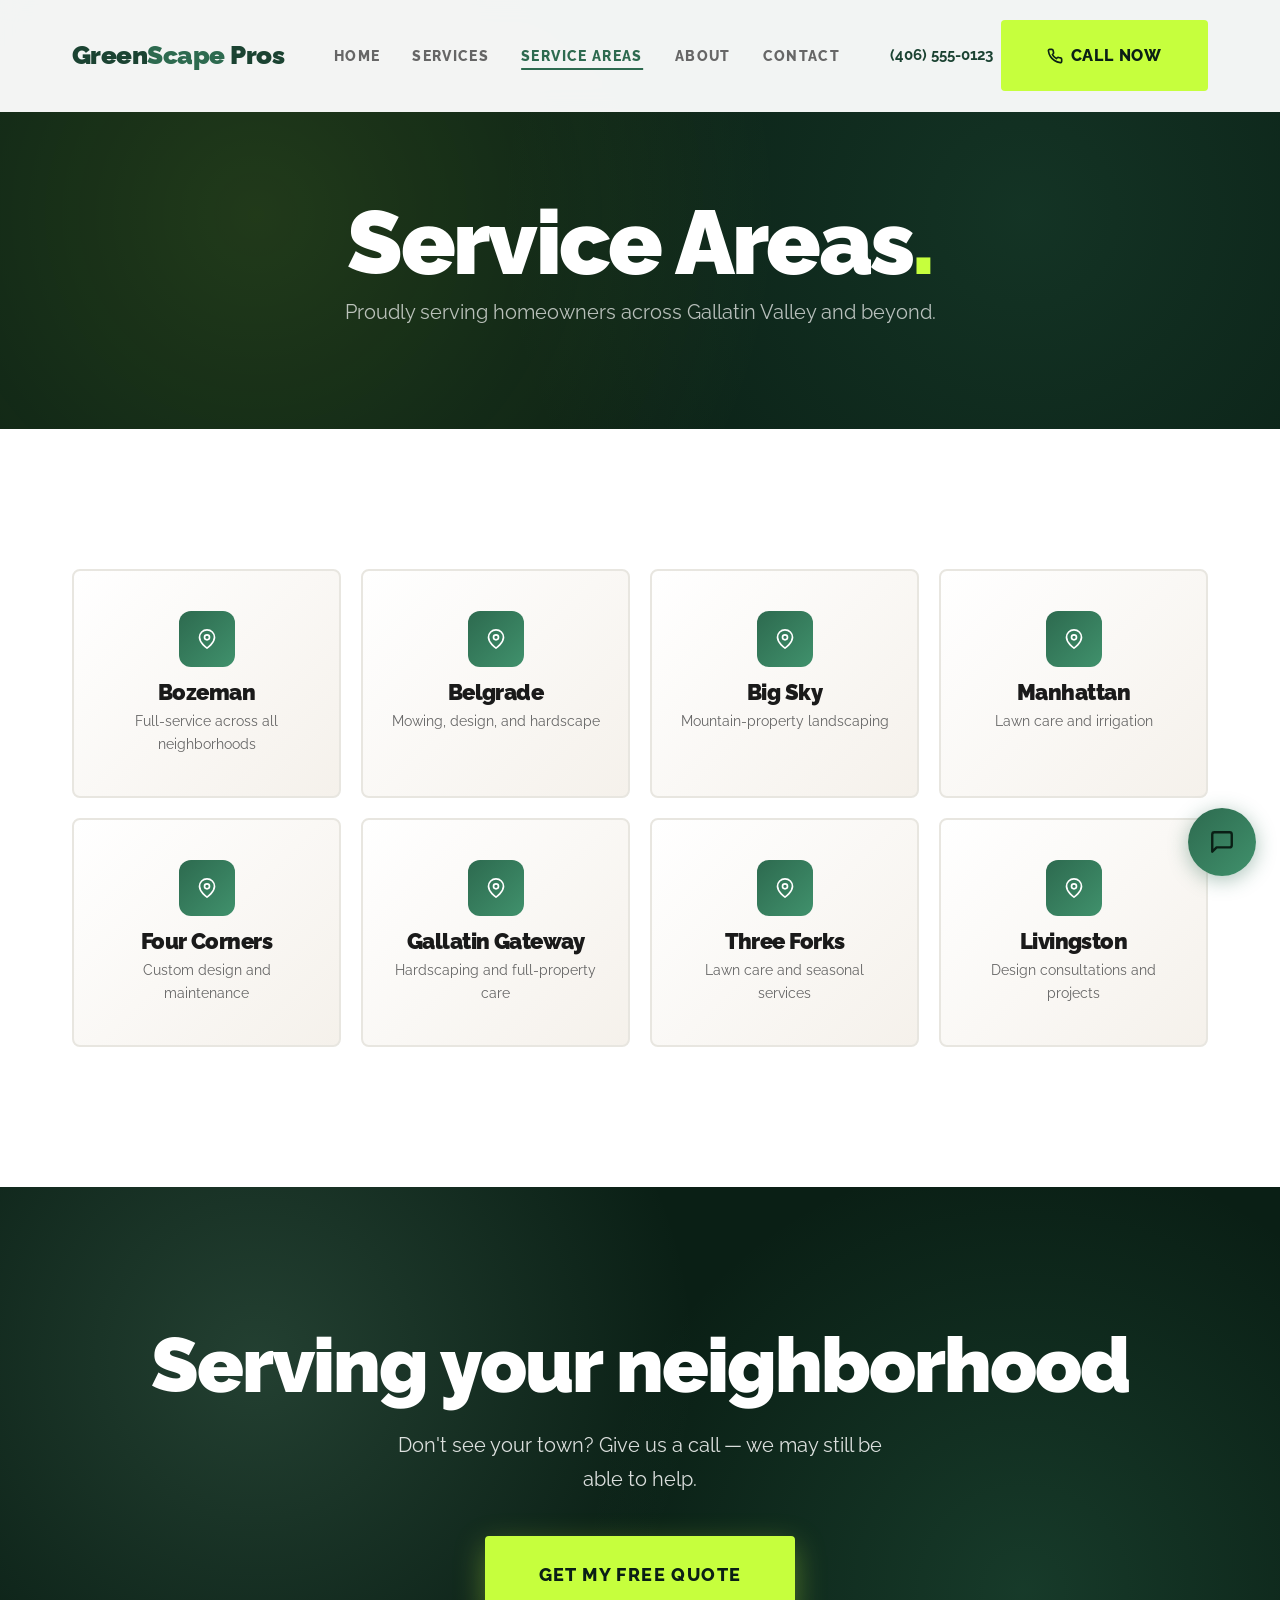
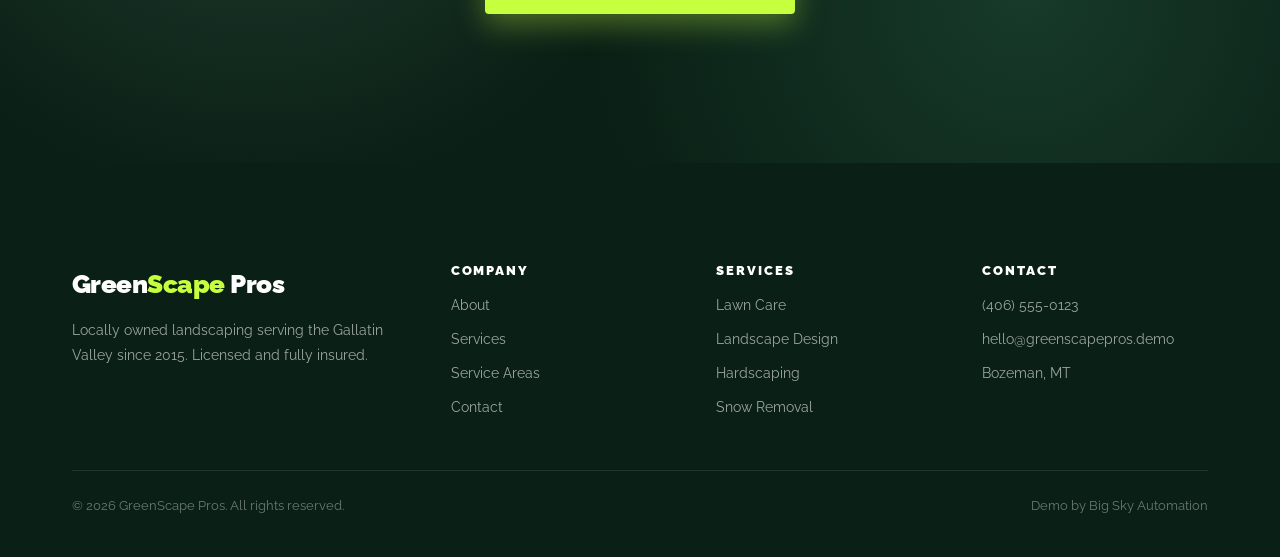
<file: areas.html>
<!DOCTYPE html>
<html lang="en">
<head>
<meta charset="UTF-8">
<meta name="viewport" content="width=device-width, initial-scale=1.0">
<title>Service Areas — GreenScape Pros</title>
<meta name="description" content="Landscaping services across Bozeman, Belgrade, Big Sky, and the Gallatin Valley.">
<link rel="preconnect" href="https://fonts.googleapis.com">
<link rel="preconnect" href="https://fonts.gstatic.com" crossorigin>
<link href="https://fonts.googleapis.com/css2?family=Playfair+Display:wght@600;700&family=Raleway:wght@400;500;600;700;800&display=swap" rel="stylesheet">
<link rel="stylesheet" href="css/styles.css">
</head>
<body>

<header class="site-header">
  <div class="container nav">
    <a href="index.html" class="logo">Green<span>Scape</span> Pros</a>
    <ul class="nav-links">
      <li><a href="index.html">Home</a></li>
      <li><a href="services.html">Services</a></li>
      <li><a href="areas.html" class="active">Service Areas</a></li>
      <li><a href="about.html">About</a></li>
      <li><a href="contact.html">Contact</a></li>
    </ul>
    <div class="header-phone">
      <span class="header-phone-number">(406) 555-0123</span>
      <a href="tel:+14065550123" class="btn btn-call">
        <svg xmlns="http://www.w3.org/2000/svg" width="16" height="16" viewBox="0 0 24 24" fill="none" stroke="currentColor" stroke-width="2.5" stroke-linecap="round" stroke-linejoin="round"><path d="M22 16.92v3a2 2 0 0 1-2.18 2 19.79 19.79 0 0 1-8.63-3.07 19.5 19.5 0 0 1-6-6 19.79 19.79 0 0 1-3.07-8.67A2 2 0 0 1 4.11 2h3a2 2 0 0 1 2 1.72 12.84 12.84 0 0 0 .7 2.81 2 2 0 0 1-.45 2.11L8.09 9.91a16 16 0 0 0 6 6l1.27-1.27a2 2 0 0 1 2.11-.45 12.84 12.84 0 0 0 2.81.7A2 2 0 0 1 22 16.92z"/></svg>
        Call Now
      </a>
    </div>
    <button class="nav-toggle" aria-label="Menu"><span></span><span></span><span></span></button>
  </div>
</header>

<section class="page-header">
  <div class="container">
    <h1>Service Areas</h1>
    <p>Proudly serving homeowners across Gallatin Valley and beyond.</p>
  </div>
</section>

<section class="section">
  <div class="container">
    <div class="areas-grid">
      <div class="area-card"><div class="area-icon"><svg xmlns="http://www.w3.org/2000/svg" width="20" height="20" viewBox="0 0 24 24" fill="none" stroke="currentColor" stroke-width="2"><path d="M21 10c0 7-9 13-9 13s-9-6-9-13a9 9 0 0 1 18 0z"/><circle cx="12" cy="10" r="3"/></svg></div><h3>Bozeman</h3><p>Full-service across all neighborhoods</p></div>
      <div class="area-card"><div class="area-icon"><svg xmlns="http://www.w3.org/2000/svg" width="20" height="20" viewBox="0 0 24 24" fill="none" stroke="currentColor" stroke-width="2"><path d="M21 10c0 7-9 13-9 13s-9-6-9-13a9 9 0 0 1 18 0z"/><circle cx="12" cy="10" r="3"/></svg></div><h3>Belgrade</h3><p>Mowing, design, and hardscape</p></div>
      <div class="area-card"><div class="area-icon"><svg xmlns="http://www.w3.org/2000/svg" width="20" height="20" viewBox="0 0 24 24" fill="none" stroke="currentColor" stroke-width="2"><path d="M21 10c0 7-9 13-9 13s-9-6-9-13a9 9 0 0 1 18 0z"/><circle cx="12" cy="10" r="3"/></svg></div><h3>Big Sky</h3><p>Mountain-property landscaping</p></div>
      <div class="area-card"><div class="area-icon"><svg xmlns="http://www.w3.org/2000/svg" width="20" height="20" viewBox="0 0 24 24" fill="none" stroke="currentColor" stroke-width="2"><path d="M21 10c0 7-9 13-9 13s-9-6-9-13a9 9 0 0 1 18 0z"/><circle cx="12" cy="10" r="3"/></svg></div><h3>Manhattan</h3><p>Lawn care and irrigation</p></div>
      <div class="area-card"><div class="area-icon"><svg xmlns="http://www.w3.org/2000/svg" width="20" height="20" viewBox="0 0 24 24" fill="none" stroke="currentColor" stroke-width="2"><path d="M21 10c0 7-9 13-9 13s-9-6-9-13a9 9 0 0 1 18 0z"/><circle cx="12" cy="10" r="3"/></svg></div><h3>Four Corners</h3><p>Custom design and maintenance</p></div>
      <div class="area-card"><div class="area-icon"><svg xmlns="http://www.w3.org/2000/svg" width="20" height="20" viewBox="0 0 24 24" fill="none" stroke="currentColor" stroke-width="2"><path d="M21 10c0 7-9 13-9 13s-9-6-9-13a9 9 0 0 1 18 0z"/><circle cx="12" cy="10" r="3"/></svg></div><h3>Gallatin Gateway</h3><p>Hardscaping and full-property care</p></div>
      <div class="area-card"><div class="area-icon"><svg xmlns="http://www.w3.org/2000/svg" width="20" height="20" viewBox="0 0 24 24" fill="none" stroke="currentColor" stroke-width="2"><path d="M21 10c0 7-9 13-9 13s-9-6-9-13a9 9 0 0 1 18 0z"/><circle cx="12" cy="10" r="3"/></svg></div><h3>Three Forks</h3><p>Lawn care and seasonal services</p></div>
      <div class="area-card"><div class="area-icon"><svg xmlns="http://www.w3.org/2000/svg" width="20" height="20" viewBox="0 0 24 24" fill="none" stroke="currentColor" stroke-width="2"><path d="M21 10c0 7-9 13-9 13s-9-6-9-13a9 9 0 0 1 18 0z"/><circle cx="12" cy="10" r="3"/></svg></div><h3>Livingston</h3><p>Design consultations and projects</p></div>
    </div>
  </div>
</section>

<section class="cta-banner">
  <div class="container">
    <h2>Serving your neighborhood</h2>
    <p>Don't see your town? Give us a call — we may still be able to help.</p>
    <a href="contact.html" class="btn btn-primary">Get My Free Quote</a>
  </div>
</section>

<footer class="site-footer">
  <div class="container">
    <div class="footer-grid">
      <div class="footer-brand"><a href="index.html" class="logo">Green<span>Scape</span> Pros</a><p>Locally owned landscaping serving the Gallatin Valley since 2015. Licensed and fully insured.</p></div>
      <div class="footer-col"><h4>Company</h4><a href="about.html">About</a><a href="services.html">Services</a><a href="areas.html">Service Areas</a><a href="contact.html">Contact</a></div>
      <div class="footer-col"><h4>Services</h4><a href="services.html">Lawn Care</a><a href="services.html">Landscape Design</a><a href="services.html">Hardscaping</a><a href="services.html">Snow Removal</a></div>
      <div class="footer-col"><h4>Contact</h4><a href="tel:+14065550123">(406) 555-0123</a><a href="mailto:hello@greenscapepros.demo">hello@greenscapepros.demo</a><a href="#">Bozeman, MT</a></div>
    </div>
    <div class="footer-bottom"><span>© 2026 GreenScape Pros. All rights reserved.</span><a href="https://bigskyautomation.com">Demo by Big Sky Automation</a></div>
  </div>
</footer>

<div class="chat-widget">
  <button class="chat-bubble" aria-label="Open chat"><svg xmlns="http://www.w3.org/2000/svg" width="26" height="26" viewBox="0 0 24 24" fill="none" stroke="currentColor" stroke-width="2.2" stroke-linecap="round" stroke-linejoin="round"><path d="M21 15a2 2 0 0 1-2 2H7l-4 4V5a2 2 0 0 1 2-2h14a2 2 0 0 1 2 2z"/></svg></button>
  <div class="chat-popup">
    <div class="chat-header"><h4>Hi! How can we help?</h4><p>We typically reply within minutes</p></div>
    <div class="chat-body">
      <div class="chat-message">Hey there! Tell us a bit about your yard and we'll text you right back with a free quote.</div>
      <div class="chat-input-group">
        <input type="text" class="chat-input" placeholder="Your name">
        <input type="tel" class="chat-input" placeholder="Phone number">
        <input type="text" class="chat-input" placeholder="What can we help with?">
        <button class="chat-send">Send Message</button>
      </div>
    </div>
  </div>
</div>

<script src="js/main.js"></script>
</body>
</html>
</file>
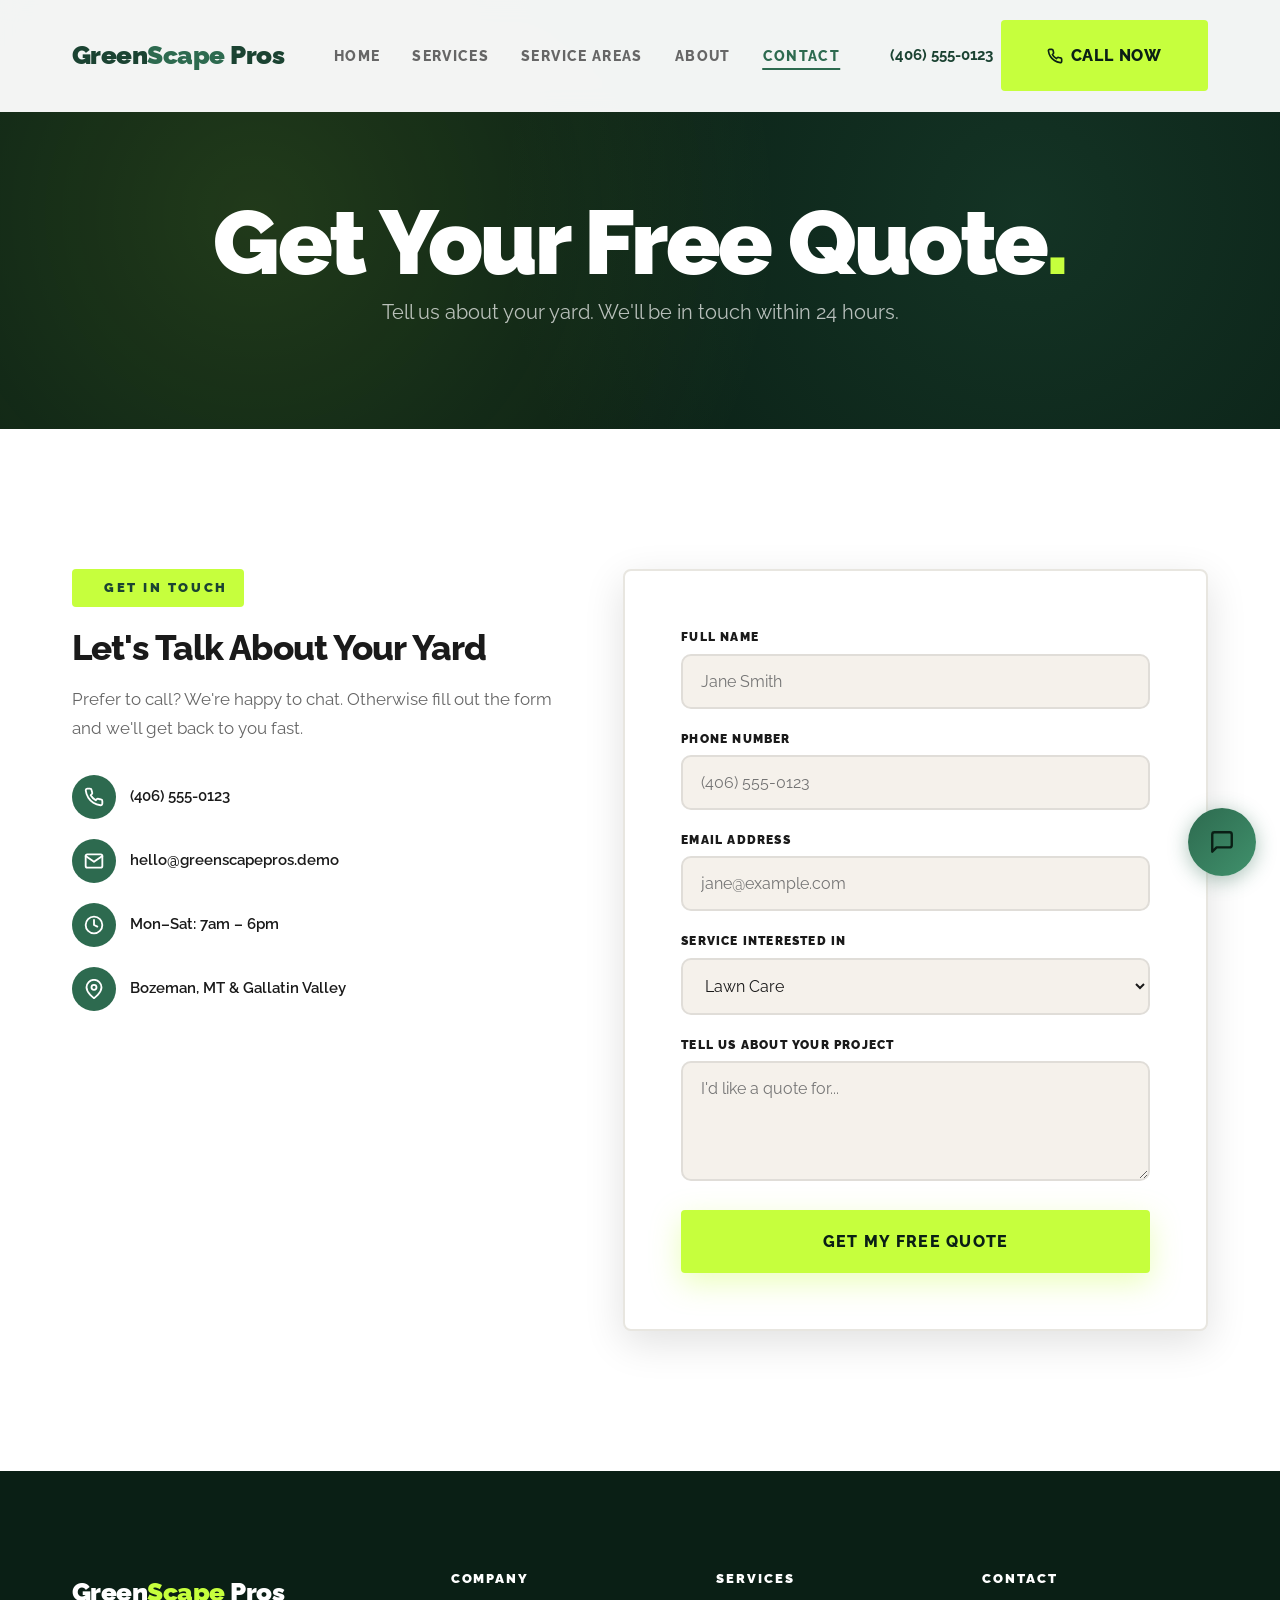
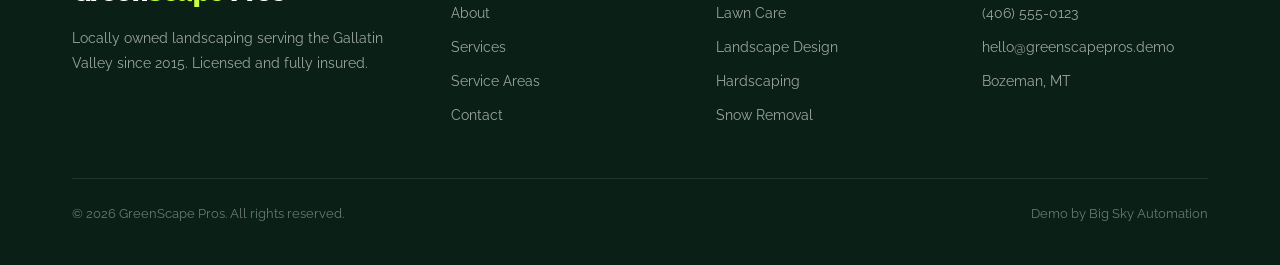
<file: contact.html>
<!DOCTYPE html>
<html lang="en">
<head>
<meta charset="UTF-8">
<meta name="viewport" content="width=device-width, initial-scale=1.0">
<title>Contact — GreenScape Pros</title>
<meta name="description" content="Get a free landscaping quote in Bozeman, MT. Call or fill out our form.">
<link rel="preconnect" href="https://fonts.googleapis.com">
<link rel="preconnect" href="https://fonts.gstatic.com" crossorigin>
<link href="https://fonts.googleapis.com/css2?family=Playfair+Display:wght@600;700&family=Raleway:wght@400;500;600;700;800&display=swap" rel="stylesheet">
<link rel="stylesheet" href="css/styles.css">
</head>
<body>

<header class="site-header">
  <div class="container nav">
    <a href="index.html" class="logo">Green<span>Scape</span> Pros</a>
    <ul class="nav-links">
      <li><a href="index.html">Home</a></li>
      <li><a href="services.html">Services</a></li>
      <li><a href="areas.html">Service Areas</a></li>
      <li><a href="about.html">About</a></li>
      <li><a href="contact.html" class="active">Contact</a></li>
    </ul>
    <div class="header-phone">
      <span class="header-phone-number">(406) 555-0123</span>
      <a href="tel:+14065550123" class="btn btn-call">
        <svg xmlns="http://www.w3.org/2000/svg" width="16" height="16" viewBox="0 0 24 24" fill="none" stroke="currentColor" stroke-width="2.5" stroke-linecap="round" stroke-linejoin="round"><path d="M22 16.92v3a2 2 0 0 1-2.18 2 19.79 19.79 0 0 1-8.63-3.07 19.5 19.5 0 0 1-6-6 19.79 19.79 0 0 1-3.07-8.67A2 2 0 0 1 4.11 2h3a2 2 0 0 1 2 1.72 12.84 12.84 0 0 0 .7 2.81 2 2 0 0 1-.45 2.11L8.09 9.91a16 16 0 0 0 6 6l1.27-1.27a2 2 0 0 1 2.11-.45 12.84 12.84 0 0 0 2.81.7A2 2 0 0 1 22 16.92z"/></svg>
        Call Now
      </a>
    </div>
    <button class="nav-toggle" aria-label="Menu"><span></span><span></span><span></span></button>
  </div>
</header>

<section class="page-header">
  <div class="container">
    <h1>Get Your Free Quote</h1>
    <p>Tell us about your yard. We'll be in touch within 24 hours.</p>
  </div>
</section>

<section class="section">
  <div class="container">
    <div class="contact-grid">
      <div class="contact-info">
        <span class="section-tag">Get In Touch</span>
        <h2>Let's Talk About Your Yard</h2>
        <p>Prefer to call? We're happy to chat. Otherwise fill out the form and we'll get back to you fast.</p>
        <div class="contact-item">
          <div class="contact-icon"><svg xmlns="http://www.w3.org/2000/svg" width="20" height="20" viewBox="0 0 24 24" fill="none" stroke="currentColor" stroke-width="2.2" stroke-linecap="round" stroke-linejoin="round"><path d="M22 16.92v3a2 2 0 0 1-2.18 2 19.79 19.79 0 0 1-8.63-3.07 19.5 19.5 0 0 1-6-6 19.79 19.79 0 0 1-3.07-8.67A2 2 0 0 1 4.11 2h3a2 2 0 0 1 2 1.72 12.84 12.84 0 0 0 .7 2.81 2 2 0 0 1-.45 2.11L8.09 9.91a16 16 0 0 0 6 6l1.27-1.27a2 2 0 0 1 2.11-.45 12.84 12.84 0 0 0 2.81.7A2 2 0 0 1 22 16.92z"/></svg></div>
          <a href="tel:+14065550123">(406) 555-0123</a>
        </div>
        <div class="contact-item">
          <div class="contact-icon"><svg xmlns="http://www.w3.org/2000/svg" width="20" height="20" viewBox="0 0 24 24" fill="none" stroke="currentColor" stroke-width="2.2" stroke-linecap="round" stroke-linejoin="round"><path d="M4 4h16c1.1 0 2 .9 2 2v12c0 1.1-.9 2-2 2H4c-1.1 0-2-.9-2-2V6c0-1.1.9-2 2-2z"/><polyline points="22,6 12,13 2,6"/></svg></div>
          <a href="mailto:hello@greenscapepros.demo">hello@greenscapepros.demo</a>
        </div>
        <div class="contact-item">
          <div class="contact-icon"><svg xmlns="http://www.w3.org/2000/svg" width="20" height="20" viewBox="0 0 24 24" fill="none" stroke="currentColor" stroke-width="2.2" stroke-linecap="round" stroke-linejoin="round"><circle cx="12" cy="12" r="10"/><polyline points="12 6 12 12 16 14"/></svg></div>
          <span>Mon–Sat: 7am – 6pm</span>
        </div>
        <div class="contact-item">
          <div class="contact-icon"><svg xmlns="http://www.w3.org/2000/svg" width="20" height="20" viewBox="0 0 24 24" fill="none" stroke="currentColor" stroke-width="2.2" stroke-linecap="round" stroke-linejoin="round"><path d="M21 10c0 7-9 13-9 13s-9-6-9-13a9 9 0 0 1 18 0z"/><circle cx="12" cy="10" r="3"/></svg></div>
          <span>Bozeman, MT & Gallatin Valley</span>
        </div>
      </div>
      <form id="contactForm" class="contact-form">
        <div class="form-group"><label>Full Name</label><input type="text" required placeholder="Jane Smith"></div>
        <div class="form-group"><label>Phone Number</label><input type="tel" required placeholder="(406) 555-0123"></div>
        <div class="form-group"><label>Email Address</label><input type="email" placeholder="jane@example.com"></div>
        <div class="form-group"><label>Service Interested In</label>
          <select>
            <option>Lawn Care</option>
            <option>Landscape Design</option>
            <option>Hardscaping</option>
            <option>Irrigation</option>
            <option>Snow Removal</option>
            <option>Other</option>
          </select>
        </div>
        <div class="form-group"><label>Tell us about your project</label><textarea placeholder="I'd like a quote for..."></textarea></div>
        <button type="submit" class="btn btn-primary btn-full">Get My Free Quote</button>
      </form>
    </div>
  </div>
</section>

<footer class="site-footer">
  <div class="container">
    <div class="footer-grid">
      <div class="footer-brand"><a href="index.html" class="logo">Green<span>Scape</span> Pros</a><p>Locally owned landscaping serving the Gallatin Valley since 2015. Licensed and fully insured.</p></div>
      <div class="footer-col"><h4>Company</h4><a href="about.html">About</a><a href="services.html">Services</a><a href="areas.html">Service Areas</a><a href="contact.html">Contact</a></div>
      <div class="footer-col"><h4>Services</h4><a href="services.html">Lawn Care</a><a href="services.html">Landscape Design</a><a href="services.html">Hardscaping</a><a href="services.html">Snow Removal</a></div>
      <div class="footer-col"><h4>Contact</h4><a href="tel:+14065550123">(406) 555-0123</a><a href="mailto:hello@greenscapepros.demo">hello@greenscapepros.demo</a><a href="#">Bozeman, MT</a></div>
    </div>
    <div class="footer-bottom"><span>© 2026 GreenScape Pros. All rights reserved.</span><a href="https://bigskyautomation.com">Demo by Big Sky Automation</a></div>
  </div>
</footer>

<div class="chat-widget">
  <button class="chat-bubble" aria-label="Open chat"><svg xmlns="http://www.w3.org/2000/svg" width="26" height="26" viewBox="0 0 24 24" fill="none" stroke="currentColor" stroke-width="2.2" stroke-linecap="round" stroke-linejoin="round"><path d="M21 15a2 2 0 0 1-2 2H7l-4 4V5a2 2 0 0 1 2-2h14a2 2 0 0 1 2 2z"/></svg></button>
  <div class="chat-popup">
    <div class="chat-header"><h4>Hi! How can we help?</h4><p>We typically reply within minutes</p></div>
    <div class="chat-body">
      <div class="chat-message">Hey there! Tell us a bit about your yard and we'll text you right back with a free quote.</div>
      <div class="chat-input-group">
        <input type="text" class="chat-input" placeholder="Your name">
        <input type="tel" class="chat-input" placeholder="Phone number">
        <input type="text" class="chat-input" placeholder="What can we help with?">
        <button class="chat-send">Send Message</button>
      </div>
    </div>
  </div>
</div>

<script src="js/main.js"></script>
</body>
</html>
</file>
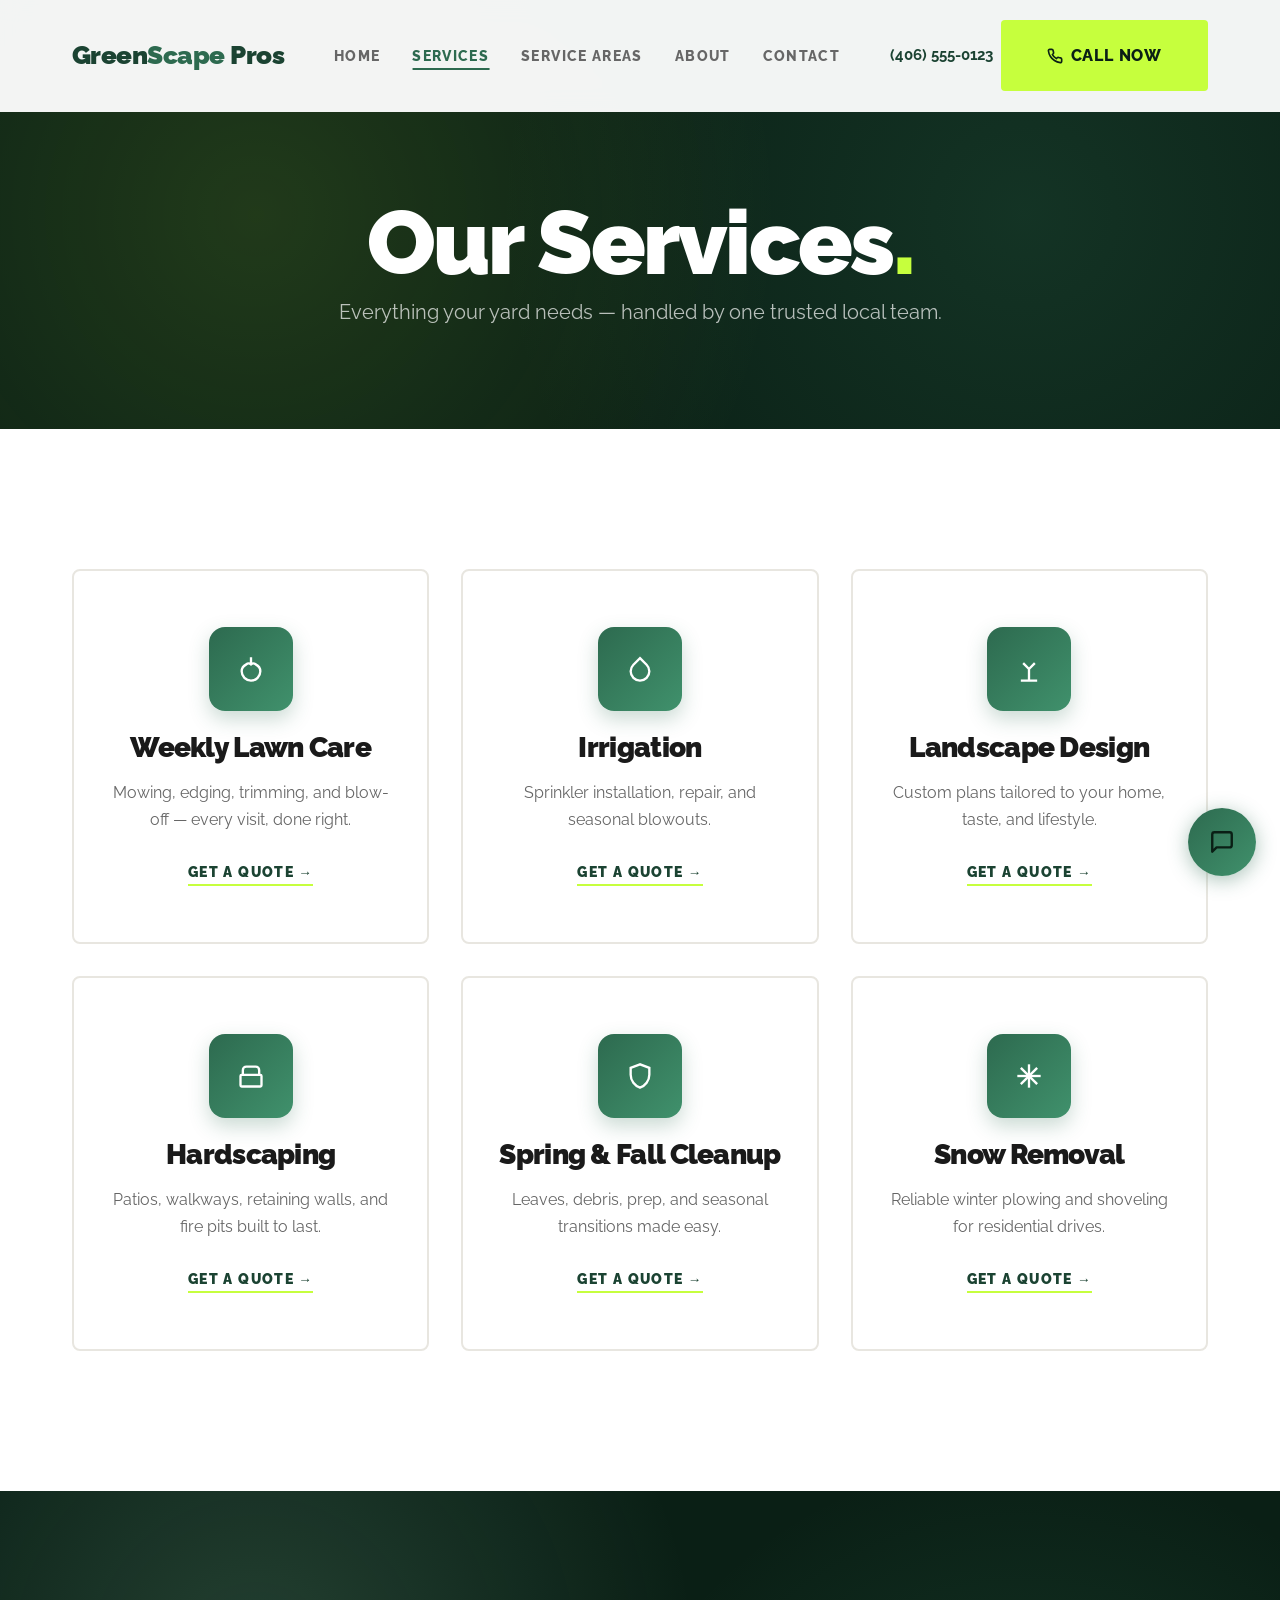
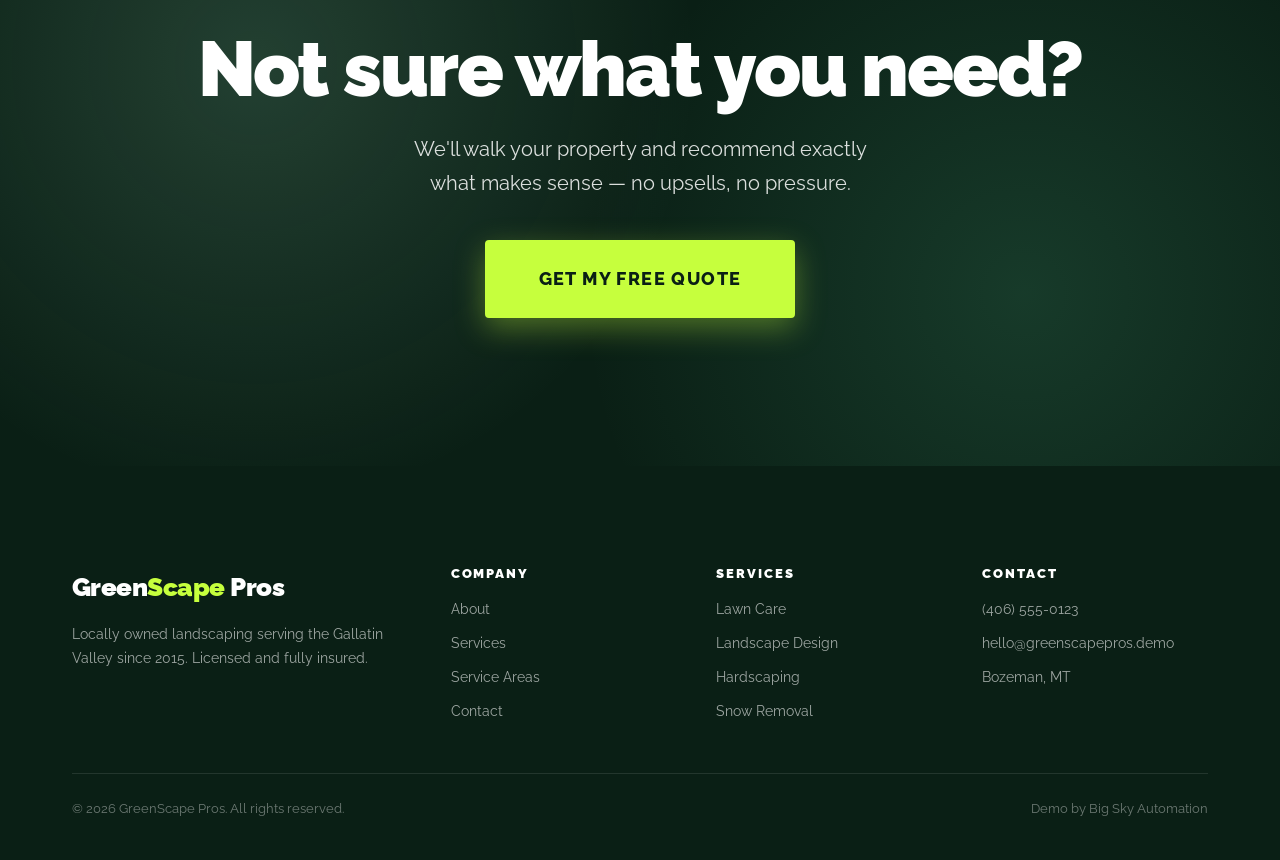
<file: services.html>
<!DOCTYPE html>
<html lang="en">
<head>
<meta charset="UTF-8">
<meta name="viewport" content="width=device-width, initial-scale=1.0">
<title>Services — GreenScape Pros</title>
<meta name="description" content="Lawn care, landscape design, hardscaping, irrigation, cleanups, and snow removal in Bozeman, MT.">
<link rel="preconnect" href="https://fonts.googleapis.com">
<link rel="preconnect" href="https://fonts.gstatic.com" crossorigin>
<link href="https://fonts.googleapis.com/css2?family=Playfair+Display:wght@600;700&family=Raleway:wght@400;500;600;700;800&display=swap" rel="stylesheet">
<link rel="stylesheet" href="css/styles.css">
</head>
<body>

<header class="site-header">
  <div class="container nav">
    <a href="index.html" class="logo">Green<span>Scape</span> Pros</a>
    <ul class="nav-links">
      <li><a href="index.html">Home</a></li>
      <li><a href="services.html" class="active">Services</a></li>
      <li><a href="areas.html">Service Areas</a></li>
      <li><a href="about.html">About</a></li>
      <li><a href="contact.html">Contact</a></li>
    </ul>
    <div class="header-phone">
      <span class="header-phone-number">(406) 555-0123</span>
      <a href="tel:+14065550123" class="btn btn-call">
        <svg xmlns="http://www.w3.org/2000/svg" width="16" height="16" viewBox="0 0 24 24" fill="none" stroke="currentColor" stroke-width="2.5" stroke-linecap="round" stroke-linejoin="round"><path d="M22 16.92v3a2 2 0 0 1-2.18 2 19.79 19.79 0 0 1-8.63-3.07 19.5 19.5 0 0 1-6-6 19.79 19.79 0 0 1-3.07-8.67A2 2 0 0 1 4.11 2h3a2 2 0 0 1 2 1.72 12.84 12.84 0 0 0 .7 2.81 2 2 0 0 1-.45 2.11L8.09 9.91a16 16 0 0 0 6 6l1.27-1.27a2 2 0 0 1 2.11-.45 12.84 12.84 0 0 0 2.81.7A2 2 0 0 1 22 16.92z"/></svg>
        Call Now
      </a>
    </div>
    <button class="nav-toggle" aria-label="Menu"><span></span><span></span><span></span></button>
  </div>
</header>

<section class="page-header">
  <div class="container">
    <h1>Our Services</h1>
    <p>Everything your yard needs — handled by one trusted local team.</p>
  </div>
</section>

<section class="section">
  <div class="container">
    <div class="services-grid">
      <div class="service-card"><div class="service-icon"><svg xmlns="http://www.w3.org/2000/svg" width="28" height="28" viewBox="0 0 24 24" fill="none" stroke="currentColor" stroke-width="2"><path d="M12 2v6M12 22a8 8 0 0 0 8-8c0-3-2-5-4-6-1-1-3-1-4 0-1-1-3-1-4 0-2 1-4 3-4 6a8 8 0 0 0 8 8z"/></svg></div><h3>Weekly Lawn Care</h3><p>Mowing, edging, trimming, and blow-off — every visit, done right.</p><a href="contact.html" class="service-link">Get a quote →</a></div>
      <div class="service-card"><div class="service-icon"><svg xmlns="http://www.w3.org/2000/svg" width="28" height="28" viewBox="0 0 24 24" fill="none" stroke="currentColor" stroke-width="2"><path d="M12 2.69l5.66 5.66a8 8 0 1 1-11.31 0z"/></svg></div><h3>Irrigation</h3><p>Sprinkler installation, repair, and seasonal blowouts.</p><a href="contact.html" class="service-link">Get a quote →</a></div>
      <div class="service-card"><div class="service-icon"><svg xmlns="http://www.w3.org/2000/svg" width="28" height="28" viewBox="0 0 24 24" fill="none" stroke="currentColor" stroke-width="2"><path d="M12 22V12M12 12L7 7M12 12l5-5M5 22h14"/></svg></div><h3>Landscape Design</h3><p>Custom plans tailored to your home, taste, and lifestyle.</p><a href="contact.html" class="service-link">Get a quote →</a></div>
      <div class="service-card"><div class="service-icon"><svg xmlns="http://www.w3.org/2000/svg" width="28" height="28" viewBox="0 0 24 24" fill="none" stroke="currentColor" stroke-width="2"><rect x="3" y="11" width="18" height="10" rx="1"/><path d="M5 11V7a3 3 0 0 1 3-3h8a3 3 0 0 1 3 3v4"/></svg></div><h3>Hardscaping</h3><p>Patios, walkways, retaining walls, and fire pits built to last.</p><a href="contact.html" class="service-link">Get a quote →</a></div>
      <div class="service-card"><div class="service-icon"><svg xmlns="http://www.w3.org/2000/svg" width="28" height="28" viewBox="0 0 24 24" fill="none" stroke="currentColor" stroke-width="2"><path d="M12 2L4 5v6c0 5 3.5 9.5 8 11 4.5-1.5 8-6 8-11V5l-8-3z"/></svg></div><h3>Spring & Fall Cleanup</h3><p>Leaves, debris, prep, and seasonal transitions made easy.</p><a href="contact.html" class="service-link">Get a quote →</a></div>
      <div class="service-card"><div class="service-icon"><svg xmlns="http://www.w3.org/2000/svg" width="28" height="28" viewBox="0 0 24 24" fill="none" stroke="currentColor" stroke-width="2"><line x1="12" y1="2" x2="12" y2="22"/><line x1="2" y1="12" x2="22" y2="12"/><line x1="5" y1="5" x2="19" y2="19"/><line x1="19" y1="5" x2="5" y2="19"/></svg></div><h3>Snow Removal</h3><p>Reliable winter plowing and shoveling for residential drives.</p><a href="contact.html" class="service-link">Get a quote →</a></div>
    </div>
  </div>
</section>

<section class="cta-banner">
  <div class="container">
    <h2>Not sure what you need?</h2>
    <p>We'll walk your property and recommend exactly what makes sense — no upsells, no pressure.</p>
    <a href="contact.html" class="btn btn-primary">Get My Free Quote</a>
  </div>
</section>

<footer class="site-footer">
  <div class="container">
    <div class="footer-grid">
      <div class="footer-brand"><a href="index.html" class="logo">Green<span>Scape</span> Pros</a><p>Locally owned landscaping serving the Gallatin Valley since 2015. Licensed and fully insured.</p></div>
      <div class="footer-col"><h4>Company</h4><a href="about.html">About</a><a href="services.html">Services</a><a href="areas.html">Service Areas</a><a href="contact.html">Contact</a></div>
      <div class="footer-col"><h4>Services</h4><a href="services.html">Lawn Care</a><a href="services.html">Landscape Design</a><a href="services.html">Hardscaping</a><a href="services.html">Snow Removal</a></div>
      <div class="footer-col"><h4>Contact</h4><a href="tel:+14065550123">(406) 555-0123</a><a href="mailto:hello@greenscapepros.demo">hello@greenscapepros.demo</a><a href="#">Bozeman, MT</a></div>
    </div>
    <div class="footer-bottom"><span>© 2026 GreenScape Pros. All rights reserved.</span><a href="https://bigskyautomation.com">Demo by Big Sky Automation</a></div>
  </div>
</footer>

<div class="chat-widget">
  <button class="chat-bubble" aria-label="Open chat"><svg xmlns="http://www.w3.org/2000/svg" width="26" height="26" viewBox="0 0 24 24" fill="none" stroke="currentColor" stroke-width="2.2" stroke-linecap="round" stroke-linejoin="round"><path d="M21 15a2 2 0 0 1-2 2H7l-4 4V5a2 2 0 0 1 2-2h14a2 2 0 0 1 2 2z"/></svg></button>
  <div class="chat-popup">
    <div class="chat-header"><h4>Hi! How can we help?</h4><p>We typically reply within minutes</p></div>
    <div class="chat-body">
      <div class="chat-message">Hey there! Tell us a bit about your yard and we'll text you right back with a free quote.</div>
      <div class="chat-input-group">
        <input type="text" class="chat-input" placeholder="Your name">
        <input type="tel" class="chat-input" placeholder="Phone number">
        <input type="text" class="chat-input" placeholder="What can we help with?">
        <button class="chat-send">Send Message</button>
      </div>
    </div>
  </div>
</div>

<script src="js/main.js"></script>
</body>
</html>
</file>
<file: css/styles.css>
/* ===== Reset & Variables ===== */
*, *::before, *::after { margin: 0; padding: 0; box-sizing: border-box; }

:root {
  --green: #2d6a4f;
  --green-dark: #1b4332;
  --green-light: #40916c;
  --green-pale: #b7e4c7;
  --earth: #8b6f47;
  --earth-light: #c9a96e;
  --cream: #f5f1eb;
  --white: #ffffff;
  --dark: #1a1a1a;
  --text: #333333;
  --text-light: #666666;
  --border: #e0ddd8;
  --shadow: 0 4px 20px rgba(0,0,0,0.08);
  --shadow-lg: 0 12px 40px rgba(0,0,0,0.12);
  --radius: 10px;
  --radius-lg: 16px;
}

html { scroll-behavior: smooth; scroll-padding-top: 80px; }

body {
  font-family: 'Raleway', -apple-system, sans-serif;
  color: var(--text);
  background: var(--white);
  line-height: 1.7;
  font-size: 16px;
  overflow-x: hidden;
}

h1, h2, h3, h4 {
  font-family: 'Playfair Display', Georgia, serif;
  color: var(--dark);
  line-height: 1.2;
  font-weight: 700;
}

a { color: var(--green); text-decoration: none; transition: all 0.3s ease; }
a:hover { color: var(--green-light); }
img { max-width: 100%; display: block; }

.container { max-width: 1200px; margin: 0 auto; padding: 0 32px; }

/* ===== Buttons ===== */
.btn {
  display: inline-block;
  font-family: 'Raleway', sans-serif;
  font-weight: 700;
  font-size: 0.95rem;
  padding: 16px 36px;
  border-radius: var(--radius);
  border: 2px solid transparent;
  cursor: pointer;
  transition: all 0.3s ease;
  text-align: center;
  letter-spacing: 0.03em;
}

.btn-primary {
  background: var(--green);
  color: var(--white);
  border-color: var(--green);
}

.btn-primary:hover {
  background: var(--green-light);
  border-color: var(--green-light);
  color: var(--white);
  transform: translateY(-2px);
  box-shadow: 0 6px 20px rgba(45,106,79,0.3);
}

.btn-outline {
  background: transparent;
  color: var(--white);
  border-color: rgba(255,255,255,0.6);
}

.btn-outline:hover {
  background: var(--white);
  color: var(--green-dark);
  border-color: var(--white);
}

.btn-call {
  background: var(--green);
  color: var(--white);
  padding: 10px 20px;
  border-radius: var(--radius);
  font-weight: 700;
  font-size: 0.875rem;
  display: inline-flex;
  align-items: center;
  gap: 8px;
}

.btn-call:hover {
  background: var(--green-light);
  color: var(--white);
  transform: translateY(-1px);
}

.btn-call svg { flex-shrink: 0; }

/* ===== FEATURE 1: Sticky Header with Click-to-Call ===== */
.site-header {
  position: fixed;
  top: 0; left: 0; right: 0;
  z-index: 1000;
  background: rgba(255,255,255,0.95);
  backdrop-filter: blur(12px);
  transition: all 0.3s ease;
  padding: 16px 0;
  border-bottom: 1px solid transparent;
}

.site-header.scrolled {
  padding: 10px 0;
  box-shadow: var(--shadow);
  border-bottom: 1px solid var(--border);
}

.nav { display: flex; align-items: center; justify-content: space-between; }

.logo {
  font-family: 'Playfair Display', Georgia, serif;
  font-size: 1.4rem;
  font-weight: 700;
  color: var(--green-dark);
}

.logo span { color: var(--green-light); font-weight: 400; }
.logo:hover { color: var(--green-dark); }

.nav-links { display: flex; align-items: center; gap: 32px; list-style: none; }

.nav-links a {
  font-size: 0.9rem;
  font-weight: 600;
  color: var(--text-light);
}

.nav-links a:hover { color: var(--green); }
.nav-links a.active { color: var(--green); }

/* Click-to-call always visible in header */
.header-phone {
  display: flex;
  align-items: center;
  gap: 8px;
}

.header-phone-number {
  font-weight: 700;
  color: var(--green-dark);
  font-size: 0.95rem;
}

.nav-toggle {
  display: none;
  flex-direction: column;
  gap: 5px;
  background: none;
  border: none;
  cursor: pointer;
  padding: 4px;
}

.nav-toggle span {
  display: block;
  width: 24px;
  height: 2.5px;
  background: var(--dark);
  border-radius: 2px;
  transition: all 0.3s;
}

/* ===== Hero ===== */
.hero {
  position: relative;
  min-height: 90vh;
  display: flex;
  align-items: center;
  background: linear-gradient(135deg, #1b4332 0%, #2d6a4f 100%);
  overflow: hidden;
}

.hero-bg {
  position: absolute;
  inset: 0;
  background: url('https://images.unsplash.com/photo-1558904541-efa843a96f01?w=1600&q=75') center/cover no-repeat;
  opacity: 0.3;
}

.hero-inner {
  position: relative;
  z-index: 2;
  padding: 140px 0 100px;
  max-width: 680px;
}

.hero-tag {
  display: inline-block;
  font-size: 0.8rem;
  font-weight: 700;
  letter-spacing: 0.15em;
  text-transform: uppercase;
  color: var(--green-pale);
  margin-bottom: 16px;
}

.hero h1 {
  font-size: 3.5rem;
  color: var(--white);
  margin-bottom: 20px;
  line-height: 1.1;
}

.hero-sub {
  font-size: 1.15rem;
  color: rgba(255,255,255,0.85);
  margin-bottom: 36px;
  line-height: 1.8;
  max-width: 520px;
}

.hero-cta { display: flex; gap: 16px; flex-wrap: wrap; }

/* ===== Section Shared ===== */
.section { padding: 100px 0; }
.section-alt { background: var(--cream); }

.section-header {
  text-align: center;
  margin-bottom: 60px;
}

.section-tag {
  display: inline-block;
  font-size: 0.75rem;
  font-weight: 700;
  letter-spacing: 0.15em;
  text-transform: uppercase;
  color: var(--green);
  margin-bottom: 12px;
}

.section-header h2 {
  font-size: 2.5rem;
  margin-bottom: 16px;
}

.section-header p {
  font-size: 1.05rem;
  color: var(--text-light);
  max-width: 560px;
  margin: 0 auto;
}

/* ===== Services Grid ===== */
.services-grid {
  display: grid;
  grid-template-columns: repeat(3, 1fr);
  gap: 28px;
}

.service-card {
  background: var(--white);
  border: 1px solid var(--border);
  border-radius: var(--radius-lg);
  padding: 36px 28px;
  transition: all 0.3s ease;
  text-align: center;
}

.service-card:hover {
  box-shadow: var(--shadow-lg);
  transform: translateY(-4px);
  border-color: transparent;
}

.service-icon {
  width: 64px;
  height: 64px;
  margin: 0 auto 20px;
  display: flex;
  align-items: center;
  justify-content: center;
  background: var(--green);
  color: var(--white);
  border-radius: 50%;
}

.service-card h3 { font-size: 1.2rem; margin-bottom: 10px; }
.service-card p { color: var(--text-light); font-size: 0.92rem; margin-bottom: 16px; }

.service-link {
  font-weight: 700;
  font-size: 0.88rem;
  color: var(--green);
}

/* ===== FEATURE 5: CTA Banner (same CTA everywhere) ===== */
.cta-banner {
  background: linear-gradient(135deg, var(--green-dark) 0%, var(--green) 100%);
  padding: 72px 0;
  text-align: center;
}

.cta-banner h2 {
  color: var(--white);
  font-size: 2.2rem;
  margin-bottom: 12px;
}

.cta-banner p {
  color: rgba(255,255,255,0.85);
  font-size: 1.05rem;
  margin-bottom: 28px;
  max-width: 500px;
  margin-left: auto;
  margin-right: auto;
}

.cta-banner .btn-primary {
  background: var(--white);
  color: var(--green-dark);
  border-color: var(--white);
  font-size: 1rem;
  padding: 18px 40px;
}

.cta-banner .btn-primary:hover {
  background: var(--green-pale);
  border-color: var(--green-pale);
  color: var(--green-dark);
}

/* ===== About ===== */
.about-grid {
  display: grid;
  grid-template-columns: 1fr 1fr;
  gap: 64px;
  align-items: center;
}

.about-img {
  border-radius: var(--radius-lg);
  box-shadow: var(--shadow-lg);
  aspect-ratio: 4/3;
  object-fit: cover;
  width: 100%;
}

.about-content h2 { font-size: 2.2rem; margin-bottom: 20px; }
.about-content p { color: var(--text-light); margin-bottom: 16px; }

.about-values {
  display: grid;
  grid-template-columns: 1fr 1fr;
  gap: 16px;
  margin-top: 28px;
}

.about-value {
  display: flex;
  align-items: center;
  gap: 10px;
  font-weight: 600;
  font-size: 0.92rem;
  color: var(--dark);
}

.about-value svg { color: var(--green); flex-shrink: 0; }

/* ===== FEATURE 4: Service Areas ===== */
.areas-grid {
  display: grid;
  grid-template-columns: repeat(4, 1fr);
  gap: 20px;
}

.area-card {
  background: var(--white);
  border: 1px solid var(--border);
  border-radius: var(--radius);
  padding: 28px 24px;
  text-align: center;
  transition: all 0.3s ease;
}

.area-card:hover {
  border-color: var(--green);
  box-shadow: var(--shadow);
  transform: translateY(-2px);
}

.area-card h3 { font-size: 1.1rem; margin-bottom: 4px; }
.area-card p { font-size: 0.85rem; color: var(--text-light); }

.area-card .area-icon {
  width: 40px;
  height: 40px;
  margin: 0 auto 12px;
  display: flex;
  align-items: center;
  justify-content: center;
  background: var(--cream);
  border-radius: 50%;
  color: var(--green);
}

/* ===== Testimonials ===== */
.testimonials-grid {
  display: grid;
  grid-template-columns: repeat(3, 1fr);
  gap: 28px;
}

.testimonial {
  background: var(--white);
  border: 1px solid var(--border);
  border-radius: var(--radius-lg);
  padding: 32px;
}

.testimonial-stars {
  color: #f59e0b;
  font-size: 1rem;
  letter-spacing: 2px;
  margin-bottom: 12px;
}

.testimonial p {
  font-size: 0.95rem;
  color: var(--text-light);
  font-style: italic;
  margin-bottom: 16px;
  line-height: 1.7;
}

.testimonial-author { display: flex; align-items: center; gap: 10px; }

.testimonial-avatar {
  width: 40px; height: 40px;
  background: var(--green);
  color: var(--white);
  border-radius: 50%;
  display: flex;
  align-items: center;
  justify-content: center;
  font-weight: 800;
  font-size: 0.8rem;
}

.testimonial-author strong { font-size: 0.9rem; display: block; color: var(--dark); }
.testimonial-author span { font-size: 0.8rem; color: var(--text-light); }

/* ===== Contact ===== */
.contact-grid {
  display: grid;
  grid-template-columns: 1fr 1.2fr;
  gap: 64px;
  align-items: start;
}

.contact-info h2 { font-size: 2.2rem; margin-bottom: 16px; }
.contact-info > p { color: var(--text-light); margin-bottom: 32px; }

.contact-item {
  display: flex;
  align-items: center;
  gap: 14px;
  margin-bottom: 20px;
}

.contact-icon {
  width: 44px; height: 44px;
  background: var(--green);
  color: var(--white);
  border-radius: 50%;
  display: flex;
  align-items: center;
  justify-content: center;
  flex-shrink: 0;
}

.contact-item a, .contact-item span { font-weight: 600; color: var(--dark); font-size: 0.95rem; }

.contact-form {
  background: var(--white);
  border: 1px solid var(--border);
  border-radius: var(--radius-lg);
  padding: 40px;
  box-shadow: var(--shadow-lg);
}

.form-group { margin-bottom: 20px; }
.form-group label { display: block; font-weight: 700; font-size: 0.85rem; margin-bottom: 6px; color: var(--dark); }

.form-group input,
.form-group select,
.form-group textarea {
  width: 100%;
  padding: 14px 16px;
  font-family: 'Raleway', sans-serif;
  font-size: 0.95rem;
  border: 2px solid var(--border);
  border-radius: var(--radius);
  background: var(--cream);
  color: var(--dark);
  transition: all 0.3s;
  outline: none;
}

.form-group input:focus,
.form-group select:focus,
.form-group textarea:focus {
  border-color: var(--green);
  background: var(--white);
  box-shadow: 0 0 0 4px rgba(45,106,79,0.08);
}

.form-group textarea { resize: vertical; min-height: 120px; }
.btn-full { width: 100%; }

/* ===== Gallery ===== */
.gallery-grid {
  display: grid;
  grid-template-columns: repeat(3, 1fr);
  gap: 20px;
}

.gallery-item {
  border-radius: var(--radius);
  overflow: hidden;
  aspect-ratio: 4/3;
}

.gallery-item img {
  width: 100%;
  height: 100%;
  object-fit: cover;
  transition: transform 0.4s ease;
}

.gallery-item:hover img { transform: scale(1.05); }

/* ===== FEATURE 3: Chat Widget ===== */
.chat-widget {
  position: fixed;
  bottom: 24px;
  right: 24px;
  z-index: 999;
}

.chat-bubble {
  width: 60px;
  height: 60px;
  background: var(--green);
  border-radius: 50%;
  display: flex;
  align-items: center;
  justify-content: center;
  color: var(--white);
  cursor: pointer;
  box-shadow: 0 4px 20px rgba(45,106,79,0.4);
  transition: all 0.3s ease;
  border: none;
}

.chat-bubble:hover {
  background: var(--green-light);
  transform: scale(1.08);
}

.chat-popup {
  position: absolute;
  bottom: 72px;
  right: 0;
  width: 320px;
  background: var(--white);
  border-radius: var(--radius-lg);
  box-shadow: var(--shadow-lg);
  border: 1px solid var(--border);
  overflow: hidden;
  display: none;
}

.chat-popup.open { display: block; }

.chat-header {
  background: var(--green);
  color: var(--white);
  padding: 18px 20px;
}

.chat-header h4 { font-family: 'Raleway', sans-serif; font-size: 0.95rem; font-weight: 700; }
.chat-header p { font-size: 0.78rem; opacity: 0.8; margin-top: 2px; }

.chat-body { padding: 20px; }

.chat-message {
  background: var(--cream);
  border-radius: 12px 12px 12px 0;
  padding: 12px 16px;
  font-size: 0.88rem;
  color: var(--text);
  margin-bottom: 16px;
  line-height: 1.5;
}

.chat-input-group { display: flex; flex-direction: column; gap: 10px; }

.chat-input {
  width: 100%;
  padding: 10px 14px;
  border: 1px solid var(--border);
  border-radius: var(--radius);
  font-family: 'Raleway', sans-serif;
  font-size: 0.88rem;
  outline: none;
}

.chat-input:focus { border-color: var(--green); }

.chat-send {
  background: var(--green);
  color: var(--white);
  border: none;
  padding: 10px;
  border-radius: var(--radius);
  font-family: 'Raleway', sans-serif;
  font-weight: 700;
  font-size: 0.85rem;
  cursor: pointer;
  transition: background 0.3s;
}

.chat-send:hover { background: var(--green-light); }

/* ===== Footer ===== */
.site-footer {
  background: var(--green-dark);
  padding: 56px 0 32px;
  color: rgba(255,255,255,0.7);
}

.footer-grid {
  display: grid;
  grid-template-columns: 1.5fr 1fr 1fr 1fr;
  gap: 40px;
  margin-bottom: 40px;
}

.footer-brand .logo { color: var(--white); margin-bottom: 12px; display: inline-block; }
.footer-brand .logo span { color: var(--green-pale); }
.footer-brand p { font-size: 0.9rem; color: rgba(255,255,255,0.6); }

.footer-col h4 {
  font-family: 'Raleway', sans-serif;
  font-size: 0.85rem;
  font-weight: 700;
  text-transform: uppercase;
  letter-spacing: 0.1em;
  color: var(--white);
  margin-bottom: 16px;
}

.footer-col a {
  display: block;
  color: rgba(255,255,255,0.6);
  font-size: 0.88rem;
  margin-bottom: 10px;
  transition: color 0.3s;
}

.footer-col a:hover { color: var(--green-pale); }

.footer-bottom {
  border-top: 1px solid rgba(255,255,255,0.1);
  padding-top: 24px;
  display: flex;
  justify-content: space-between;
  align-items: center;
  font-size: 0.8rem;
  color: rgba(255,255,255,0.4);
}

.footer-bottom a { color: rgba(255,255,255,0.4); }
.footer-bottom a:hover { color: var(--green-pale); }

/* ===== Page Header (inner pages) ===== */
.page-header {
  background: linear-gradient(135deg, var(--green-dark) 0%, var(--green) 100%);
  padding: 140px 0 60px;
  text-align: center;
}

.page-header h1 { color: var(--white); font-size: 2.8rem; margin-bottom: 10px; }
.page-header p { color: rgba(255,255,255,0.8); font-size: 1.05rem; }

/* ===== Responsive ===== */
@media (max-width: 1024px) {
  .services-grid, .testimonials-grid, .gallery-grid { grid-template-columns: repeat(2, 1fr); }
  .areas-grid { grid-template-columns: repeat(3, 1fr); }
  .footer-grid { grid-template-columns: repeat(2, 1fr); }
  .hero h1 { font-size: 2.8rem; }
}

@media (max-width: 768px) {
  .container { padding: 0 20px; }
  .nav-toggle { display: flex; }

  .nav-links {
    position: absolute;
    top: 100%; left: 0; right: 0;
    background: var(--white);
    flex-direction: column;
    padding: 24px;
    gap: 16px;
    box-shadow: var(--shadow-lg);
    transform: translateY(-10px);
    opacity: 0;
    pointer-events: none;
    transition: all 0.3s ease;
    border-bottom: 3px solid var(--green);
  }

  .nav-links.open { transform: translateY(0); opacity: 1; pointer-events: auto; }

  .header-phone-number { display: none; }

  .hero { min-height: auto; }
  .hero-inner { padding: 120px 0 70px; }
  .hero h1 { font-size: 2.2rem; }
  .hero-cta { flex-direction: column; }
  .hero-cta .btn { width: 100%; }

  .services-grid, .testimonials-grid, .gallery-grid { grid-template-columns: 1fr; }
  .areas-grid { grid-template-columns: repeat(2, 1fr); }
  .about-grid, .contact-grid { grid-template-columns: 1fr; gap: 40px; }
  .about-values { grid-template-columns: 1fr; }
  .footer-grid { grid-template-columns: 1fr; }

  .section { padding: 70px 0; }
  .section-header h2, .about-content h2, .contact-info h2 { font-size: 1.9rem; }
  .page-header h1 { font-size: 2rem; }
  .page-header { padding: 120px 0 48px; }

  .chat-popup { width: 280px; }
}

@media (max-width: 480px) {
  .hero h1 { font-size: 1.85rem; }
  .areas-grid { grid-template-columns: 1fr; }
  .cta-banner h2 { font-size: 1.7rem; }
}

/* ============================================
   ✨ VISUAL ENHANCEMENTS — ANIMATIONS & FX
   ============================================ */

/* --- Animated gradient hero background --- */
.hero {
  background: linear-gradient(-45deg, #1b4332, #2d6a4f, #40916c, #1b4332);
  background-size: 400% 400%;
  animation: gradientShift 18s ease infinite;
}
@keyframes gradientShift {
  0%, 100% { background-position: 0% 50%; }
  50% { background-position: 100% 50%; }
}

/* --- Floating organic blobs in hero --- */
.hero::before, .hero::after {
  content: '';
  position: absolute;
  border-radius: 50%;
  filter: blur(80px);
  opacity: 0.35;
  pointer-events: none;
  z-index: 1;
}
.hero::before {
  width: 500px; height: 500px;
  background: #95d5b2;
  top: -100px; right: -100px;
  animation: float 14s ease-in-out infinite;
}
.hero::after {
  width: 400px; height: 400px;
  background: #52b788;
  bottom: -120px; left: -80px;
  animation: float 18s ease-in-out infinite reverse;
}
@keyframes float {
  0%, 100% { transform: translate(0,0) scale(1); }
  33% { transform: translate(40px,-30px) scale(1.08); }
  66% { transform: translate(-30px,40px) scale(0.95); }
}

/* --- Gradient text headline --- */
.hero h1 {
  background: linear-gradient(135deg, #ffffff 0%, #d8f3dc 50%, #95d5b2 100%);
  -webkit-background-clip: text;
  background-clip: text;
  -webkit-text-fill-color: transparent;
  letter-spacing: -0.02em;
}

.hero-tag {
  background: rgba(255,255,255,0.1);
  backdrop-filter: blur(10px);
  border: 1px solid rgba(183,228,199,0.3);
  padding: 8px 18px;
  border-radius: 100px;
  animation: fadeInDown 0.8s ease;
}

.hero-sub { animation: fadeInUp 1s ease 0.2s backwards; }
.hero-cta { animation: fadeInUp 1s ease 0.4s backwards; }

@keyframes fadeInDown {
  from { opacity: 0; transform: translateY(-20px); }
  to { opacity: 1; transform: translateY(0); }
}
@keyframes fadeInUp {
  from { opacity: 0; transform: translateY(20px); }
  to { opacity: 1; transform: translateY(0); }
}

/* --- Button shine effect --- */
.btn-primary {
  position: relative;
  overflow: hidden;
  box-shadow: 0 4px 20px rgba(45,106,79,0.25);
}
.btn-primary::before {
  content: '';
  position: absolute;
  top: 0; left: -100%;
  width: 100%; height: 100%;
  background: linear-gradient(120deg, transparent, rgba(255,255,255,0.4), transparent);
  transition: left 0.6s ease;
}
.btn-primary:hover::before { left: 100%; }

/* --- Scroll progress bar --- */
.scroll-progress {
  position: fixed;
  top: 0; left: 0;
  height: 3px;
  width: 0%;
  background: linear-gradient(90deg, var(--green), var(--green-light), var(--green-pale));
  z-index: 2000;
  transition: width 0.1s linear;
  box-shadow: 0 0 12px rgba(45,106,79,0.6);
}

/* --- Scroll reveal animations --- */
.reveal {
  opacity: 0;
  transform: translateY(50px);
  transition: opacity 0.9s cubic-bezier(.2,.8,.2,1), transform 0.9s cubic-bezier(.2,.8,.2,1);
  will-change: opacity, transform;
}
.reveal.visible { opacity: 1; transform: translateY(0); }

.reveal-left { transform: translateX(-60px); }
.reveal-left.visible { transform: translateX(0); }
.reveal-right { transform: translateX(60px); }
.reveal-right.visible { transform: translateX(0); }
.reveal-zoom { transform: scale(0.85); }
.reveal-zoom.visible { transform: scale(1); }
.reveal-rotate { transform: translateY(40px) rotate(-3deg); }
.reveal-rotate.visible { transform: translateY(0) rotate(0); }

.reveal-delay-1 { transition-delay: 0.1s; }
.reveal-delay-2 { transition-delay: 0.2s; }
.reveal-delay-3 { transition-delay: 0.3s; }
.reveal-delay-4 { transition-delay: 0.4s; }
.reveal-delay-5 { transition-delay: 0.5s; }

/* Stagger children when parent has .reveal-stagger */
.reveal-stagger > * {
  opacity: 0;
  transform: translateY(40px);
  transition: opacity 0.8s cubic-bezier(.2,.8,.2,1), transform 0.8s cubic-bezier(.2,.8,.2,1);
}
.reveal-stagger.visible > *:nth-child(1) { transition-delay: 0.05s; }
.reveal-stagger.visible > *:nth-child(2) { transition-delay: 0.15s; }
.reveal-stagger.visible > *:nth-child(3) { transition-delay: 0.25s; }
.reveal-stagger.visible > *:nth-child(4) { transition-delay: 0.35s; }
.reveal-stagger.visible > *:nth-child(5) { transition-delay: 0.45s; }
.reveal-stagger.visible > *:nth-child(6) { transition-delay: 0.55s; }
.reveal-stagger.visible > * { opacity: 1; transform: translateY(0); }

/* Parallax hero bg */
.hero-bg { will-change: transform; transition: transform 0.1s linear; }

/* ============================================
   🔥 BOLD MODE — MAX IMPACT OVERRIDES
   ============================================ */
:root {
  --lime: #c6ff3d;
  --lime-dark: #a8e018;
  --ink: #0a1f15;
}

body { font-size: 17px; }

/* Massive, tight, bold typography */
h1, h2, h3, h4 {
  font-family: 'Raleway', sans-serif;
  font-weight: 800;
  letter-spacing: -0.025em;
}

.hero { min-height: 100vh; }
.hero-inner { padding: 180px 0 140px; max-width: 900px; }
.hero h1 {
  font-size: clamp(3rem, 7vw, 6.5rem);
  font-weight: 900;
  line-height: 0.95;
  margin-bottom: 28px;
  text-transform: none;
}
.hero h1::after {
  content: '.';
  color: var(--lime);
  -webkit-text-fill-color: var(--lime);
}
.hero-tag {
  font-size: 0.85rem;
  font-weight: 800;
  letter-spacing: 0.2em;
  padding: 12px 24px;
  background: var(--lime);
  color: var(--ink);
  border: none;
  border-radius: 4px;
  text-transform: uppercase;
  box-shadow: 0 8px 30px rgba(198,255,61,0.4);
}
.hero-sub { font-size: 1.3rem; max-width: 600px; }

/* Bold buttons */
.btn {
  padding: 20px 44px;
  font-size: 1rem;
  font-weight: 800;
  text-transform: uppercase;
  letter-spacing: 0.08em;
  border-radius: 4px;
}
.btn-primary {
  background: var(--lime);
  color: var(--ink);
  border-color: var(--lime);
  box-shadow: 0 10px 30px rgba(198,255,61,0.35);
}
.btn-primary:hover {
  background: var(--lime-dark);
  border-color: var(--lime-dark);
  color: var(--ink);
  transform: translateY(-3px);
  box-shadow: 0 16px 40px rgba(198,255,61,0.5);
}
.btn-outline { border-width: 3px; font-weight: 800; }
.btn-call {
  background: var(--lime);
  color: var(--ink);
  font-weight: 800;
  text-transform: uppercase;
  letter-spacing: 0.05em;
}
.btn-call:hover { background: var(--lime-dark); color: var(--ink); }

/* Bigger sections */
.section { padding: 140px 0; }
.section-header { margin-bottom: 80px; }
.section-header h2 {
  font-size: clamp(2.5rem, 5vw, 4.5rem);
  font-weight: 900;
  line-height: 1;
  margin-bottom: 20px;
}
.section-tag {
  font-size: 0.8rem;
  font-weight: 900;
  letter-spacing: 0.2em;
  color: var(--green-dark);
  background: var(--lime);
  padding: 8px 16px;
  border-radius: 4px;
  display: inline-block;
  margin-bottom: 20px;
}
.section-tag::before { display: none !important; }
.section-header .section-tag { padding: 8px 16px; }

/* Dark section variant */
.section-alt {
  background: var(--ink);
  color: rgba(255,255,255,0.85);
}
.section-alt h2, .section-alt h3, .section-alt h4 { color: white; }
.section-alt .section-header p { color: rgba(255,255,255,0.65); }
.section-alt .testimonial {
  background: rgba(255,255,255,0.04);
  border: 1px solid rgba(255,255,255,0.1);
}
.section-alt .testimonial p { color: rgba(255,255,255,0.85); }
.section-alt .testimonial::before { color: var(--lime); opacity: 0.4; }
.section-alt .testimonial-author strong { color: white; }
.section-alt .testimonial-author span { color: rgba(255,255,255,0.5); }
.section-alt .testimonial-avatar { background: var(--lime); color: var(--ink); }
.section-alt .process-num {
  background: transparent;
  border-color: var(--lime);
  color: var(--lime);
}
.section-alt .process-step:hover .process-num {
  background: var(--lime);
  color: var(--ink);
}
.section-alt .process-step h4 { color: white; }
.section-alt .process-step p { color: rgba(255,255,255,0.6); }

/* Service cards bigger and bolder */
.services-grid { gap: 32px; }
.service-card {
  padding: 56px 36px;
  border: 2px solid #e8e6e0;
  border-radius: 8px;
}
.service-card::after { border-radius: 6px; }
.service-card h3 {
  font-size: 1.75rem;
  font-weight: 900;
  margin-bottom: 14px;
}
.service-card p { font-size: 1rem; margin-bottom: 24px; }
.service-icon {
  width: 84px; height: 84px;
  border-radius: 16px;
}
.service-link {
  font-size: 0.85rem;
  font-weight: 900;
  text-transform: uppercase;
  letter-spacing: 0.1em;
  color: var(--green-dark);
  border-bottom: 2px solid var(--lime);
  padding-bottom: 4px;
}

/* Stats — HUGE */
.stats-strip { padding: 100px 0; background: var(--ink); }
.stats-strip::before {
  background: radial-gradient(circle at 30% 50%, rgba(198,255,61,0.1) 0%, transparent 50%),
              radial-gradient(circle at 70% 50%, rgba(64,145,108,0.15) 0%, transparent 50%);
}
.stat-num {
  font-family: 'Raleway', sans-serif;
  font-size: clamp(3.5rem, 7vw, 6rem);
  font-weight: 900;
  letter-spacing: -0.04em;
  background: linear-gradient(135deg, #ffffff 0%, var(--lime) 100%);
  -webkit-background-clip: text;
  -webkit-text-fill-color: transparent;
}
.stat-label {
  font-size: 0.8rem;
  font-weight: 800;
  letter-spacing: 0.18em;
  color: var(--lime);
}

/* Bold CTA */
.cta-banner { padding: 140px 0; background: var(--ink); }
.cta-banner::before {
  background:
    radial-gradient(circle at 20% 30%, rgba(198,255,61,0.15) 0%, transparent 40%),
    radial-gradient(circle at 80% 70%, rgba(64,145,108,0.2) 0%, transparent 40%);
}
.cta-banner h2 {
  font-size: clamp(2.5rem, 6vw, 5rem);
  font-weight: 900;
  line-height: 1;
  color: white;
  margin-bottom: 24px;
}
.cta-banner p { font-size: 1.25rem; margin-bottom: 40px; }
.cta-banner .btn-primary {
  background: var(--lime);
  color: var(--ink);
  border-color: var(--lime);
  font-size: 1.1rem;
  padding: 22px 52px;
}
.cta-banner .btn-primary:hover { background: white; border-color: white; }

/* Page header bold */
.page-header { padding: 200px 0 100px; background: var(--ink); }
.page-header::before {
  content: '';
  position: absolute;
  inset: 0;
  background: radial-gradient(circle at 20% 50%, rgba(198,255,61,0.12) 0%, transparent 50%),
              radial-gradient(circle at 80% 50%, rgba(64,145,108,0.18) 0%, transparent 50%);
}
.page-header { position: relative; overflow: hidden; }
.page-header > .container { position: relative; }
.page-header h1 {
  font-size: clamp(3rem, 7vw, 6rem);
  font-weight: 900;
  line-height: 0.95;
  letter-spacing: -0.03em;
}
.page-header h1::after { content: '.'; color: var(--lime); }
.page-header p { font-size: 1.25rem; color: rgba(255,255,255,0.7); }

/* Header bolder */
.site-header { padding: 20px 0; }
.logo { font-family: 'Raleway', sans-serif; font-size: 1.6rem; font-weight: 900; letter-spacing: -0.02em; }
.logo span { color: var(--green); font-weight: 900; }
.nav-links a { font-size: 0.85rem; font-weight: 800; text-transform: uppercase; letter-spacing: 0.1em; }
.nav-links a::after { background: var(--lime); height: 3px; }

/* Marquee bigger */
.marquee { padding: 36px 0; background: var(--ink); border: none; }
.marquee-item {
  font-family: 'Raleway', sans-serif;
  font-size: 2.5rem;
  font-weight: 900;
  font-style: normal;
  text-transform: uppercase;
  letter-spacing: -0.02em;
  color: white;
}
.marquee-item::after { content: '●'; color: var(--lime); }

/* Area cards bolder */
.area-card { padding: 40px 28px; border: 2px solid #e8e6e0; border-radius: 8px; }
.area-card h3 { font-size: 1.4rem; font-weight: 900; }
.area-card .area-icon { width: 56px; height: 56px; border-radius: 12px; }

/* Footer bolder */
.site-footer { background: var(--ink); padding: 100px 0 40px; }
.footer-col h4 { font-size: 0.8rem; font-weight: 900; letter-spacing: 0.15em; }
.footer-brand .logo span { color: var(--lime); }

/* Contact form bolder */
.contact-form { padding: 56px; border: 2px solid #e8e6e0; border-radius: 8px; }
.form-group label { font-size: 0.75rem; font-weight: 900; text-transform: uppercase; letter-spacing: 0.1em; }
.form-group input, .form-group select, .form-group textarea {
  border-width: 2px;
  font-size: 1rem;
  padding: 16px 18px;
}

/* Chat widget pop */
.chat-bubble {
  width: 68px; height: 68px;
  background: var(--lime);
  color: var(--ink);
}
.chat-bubble:hover { background: var(--lime-dark); }
.chat-header { background: var(--ink); }

/* Section header gets dark on .section-alt — but bg already changed */

/* --- Service cards: gradient border on hover + icon glow --- */
.service-card {
  position: relative;
  background: var(--white);
  overflow: hidden;
}
.service-card::before {
  content: '';
  position: absolute;
  inset: 0;
  background: linear-gradient(135deg, var(--green), var(--green-light));
  opacity: 0;
  transition: opacity 0.4s;
  z-index: 0;
}
.service-card::after {
  content: '';
  position: absolute;
  inset: 2px;
  background: var(--white);
  border-radius: calc(var(--radius-lg) - 2px);
  z-index: 0;
}
.service-card > * { position: relative; z-index: 1; }
.service-card:hover::before { opacity: 1; }
.service-card:hover {
  transform: translateY(-8px);
  box-shadow: 0 20px 50px rgba(45,106,79,0.18);
}

.service-icon {
  background: linear-gradient(135deg, var(--green) 0%, var(--green-light) 100%);
  box-shadow: 0 8px 20px rgba(45,106,79,0.25);
  transition: transform 0.4s ease;
}
.service-card:hover .service-icon {
  transform: rotate(-8deg) scale(1.1);
  box-shadow: 0 12px 28px rgba(45,106,79,0.4);
}

/* --- Animated stats strip --- */
.stats-strip {
  background: linear-gradient(135deg, var(--green-dark), var(--green));
  padding: 64px 0;
  position: relative;
  overflow: hidden;
}
.stats-strip::before {
  content: '';
  position: absolute;
  inset: 0;
  background: radial-gradient(circle at 20% 50%, rgba(149,213,178,0.15) 0%, transparent 50%),
              radial-gradient(circle at 80% 50%, rgba(82,183,136,0.15) 0%, transparent 50%);
}
.stats-grid {
  position: relative;
  display: grid;
  grid-template-columns: repeat(4, 1fr);
  gap: 32px;
  text-align: center;
}
.stat-num {
  font-family: 'Playfair Display', serif;
  font-size: 3.4rem;
  font-weight: 700;
  background: linear-gradient(135deg, #ffffff, #b7e4c7);
  -webkit-background-clip: text;
  -webkit-text-fill-color: transparent;
  line-height: 1;
  margin-bottom: 8px;
}
.stat-label {
  color: rgba(255,255,255,0.8);
  font-size: 0.85rem;
  font-weight: 600;
  text-transform: uppercase;
  letter-spacing: 0.1em;
}

/* --- Gallery with overlay --- */
.gallery-grid {
  display: grid;
  grid-template-columns: repeat(4, 1fr);
  grid-auto-rows: 220px;
  gap: 16px;
}
.gallery-item {
  position: relative;
  border-radius: var(--radius-lg);
  overflow: hidden;
  cursor: pointer;
}
.gallery-item.tall { grid-row: span 2; }
.gallery-item.wide { grid-column: span 2; }
.gallery-item img {
  width: 100%; height: 100%;
  object-fit: cover;
  transition: transform 0.7s cubic-bezier(.2,.8,.2,1);
}
.gallery-item::after {
  content: '';
  position: absolute;
  inset: 0;
  background: linear-gradient(180deg, transparent 50%, rgba(27,67,50,0.85));
  opacity: 0;
  transition: opacity 0.4s;
}
.gallery-item .gallery-label {
  position: absolute;
  bottom: 20px; left: 20px;
  color: white;
  font-family: 'Playfair Display', serif;
  font-size: 1.3rem;
  font-weight: 700;
  z-index: 2;
  transform: translateY(20px);
  opacity: 0;
  transition: all 0.4s;
}
.gallery-item:hover img { transform: scale(1.1); }
.gallery-item:hover::after { opacity: 1; }
.gallery-item:hover .gallery-label { transform: translateY(0); opacity: 1; }

/* --- Process timeline --- */
.process-grid {
  display: grid;
  grid-template-columns: repeat(4, 1fr);
  gap: 24px;
  position: relative;
}
.process-grid::before {
  content: '';
  position: absolute;
  top: 36px; left: 10%; right: 10%;
  height: 2px;
  background: linear-gradient(90deg, transparent, var(--green-pale), var(--green-pale), transparent);
  z-index: 0;
}
.process-step { position: relative; text-align: center; z-index: 1; }
.process-num {
  width: 72px; height: 72px;
  margin: 0 auto 20px;
  display: flex;
  align-items: center;
  justify-content: center;
  background: white;
  border: 3px solid var(--green);
  color: var(--green);
  border-radius: 50%;
  font-family: 'Playfair Display', serif;
  font-size: 1.8rem;
  font-weight: 700;
  transition: all 0.4s;
}
.process-step:hover .process-num {
  background: var(--green);
  color: white;
  transform: scale(1.08) rotate(-5deg);
  box-shadow: 0 12px 28px rgba(45,106,79,0.3);
}
.process-step h4 {
  font-family: 'Playfair Display', serif;
  font-size: 1.15rem;
  margin-bottom: 6px;
}
.process-step p { font-size: 0.88rem; color: var(--text-light); }

/* --- Marquee trust strip --- */
.marquee {
  background: var(--cream);
  padding: 24px 0;
  overflow: hidden;
  border-top: 1px solid var(--border);
  border-bottom: 1px solid var(--border);
}
.marquee-track {
  display: flex;
  gap: 64px;
  animation: marquee 30s linear infinite;
  white-space: nowrap;
  width: max-content;
}
.marquee-item {
  font-family: 'Playfair Display', serif;
  font-size: 1.5rem;
  color: var(--green-dark);
  display: flex;
  align-items: center;
  gap: 16px;
  font-style: italic;
}
.marquee-item::after {
  content: '✦';
  color: var(--green-light);
  font-size: 1rem;
}
@keyframes marquee {
  from { transform: translateX(0); }
  to { transform: translateX(-50%); }
}

/* --- Section headers gradient accent --- */
.section-tag {
  position: relative;
  padding-left: 32px;
}
.section-tag::before {
  content: '';
  position: absolute;
  left: 0; top: 50%;
  width: 24px; height: 2px;
  background: var(--green);
  transform: translateY(-50%);
}
.section-header .section-tag { padding-left: 0; }
.section-header .section-tag::before { display: none; }

/* --- Testimonial enhancements --- */
.testimonial {
  position: relative;
  transition: transform 0.4s ease, box-shadow 0.4s ease;
}
.testimonial::before {
  content: '"';
  position: absolute;
  top: -10px; right: 24px;
  font-family: 'Playfair Display', serif;
  font-size: 6rem;
  color: var(--green-pale);
  line-height: 1;
  opacity: 0.6;
}
.testimonial:hover {
  transform: translateY(-6px);
  box-shadow: 0 20px 50px rgba(45,106,79,0.15);
  border-color: var(--green-pale);
}

/* --- Area card upgrades --- */
.area-card {
  background: linear-gradient(135deg, #ffffff 0%, #f5f1eb 100%);
  position: relative;
  overflow: hidden;
}
.area-card::before {
  content: '';
  position: absolute;
  top: -50%; left: -50%;
  width: 200%; height: 200%;
  background: radial-gradient(circle, var(--green-pale) 0%, transparent 60%);
  opacity: 0;
  transition: opacity 0.5s;
}
.area-card:hover::before { opacity: 0.4; }
.area-card > * { position: relative; }
.area-card .area-icon {
  background: linear-gradient(135deg, var(--green), var(--green-light));
  color: white;
  transition: transform 0.4s;
}
.area-card:hover .area-icon { transform: scale(1.15) rotate(10deg); }

/* --- Pulsing chat bubble --- */
.chat-bubble {
  background: linear-gradient(135deg, var(--green) 0%, var(--green-light) 100%);
  animation: chatPulse 2.5s ease-in-out infinite;
}
@keyframes chatPulse {
  0%, 100% { box-shadow: 0 4px 20px rgba(45,106,79,0.4), 0 0 0 0 rgba(45,106,79,0.5); }
  50% { box-shadow: 0 4px 20px rgba(45,106,79,0.4), 0 0 0 16px rgba(45,106,79,0); }
}

/* --- Header phone glow on scroll --- */
.site-header.scrolled .btn-call {
  box-shadow: 0 4px 16px rgba(45,106,79,0.3);
}

/* --- CTA banner with pattern --- */
.cta-banner {
  position: relative;
  overflow: hidden;
}
.cta-banner::before {
  content: '';
  position: absolute;
  inset: 0;
  background-image:
    radial-gradient(circle at 20% 30%, rgba(149,213,178,0.18) 0%, transparent 40%),
    radial-gradient(circle at 80% 70%, rgba(82,183,136,0.18) 0%, transparent 40%);
}
.cta-banner > .container { position: relative; }

/* --- Smooth nav link underline --- */
.nav-links a {
  position: relative;
  padding: 6px 0;
}
.nav-links a::after {
  content: '';
  position: absolute;
  bottom: 0; left: 50%;
  width: 0; height: 2px;
  background: var(--green);
  transition: all 0.3s ease;
  transform: translateX(-50%);
}
.nav-links a:hover::after, .nav-links a.active::after { width: 100%; }

/* Responsive */
@media (max-width: 1024px) {
  .stats-grid { grid-template-columns: repeat(2, 1fr); gap: 40px; }
  .process-grid { grid-template-columns: repeat(2, 1fr); }
  .process-grid::before { display: none; }
  .gallery-grid { grid-template-columns: repeat(2, 1fr); }
}
@media (max-width: 768px) {
  .stat-num { font-size: 2.6rem; }
  .gallery-grid { grid-template-columns: 1fr; grid-auto-rows: 200px; }
  .gallery-item.wide, .gallery-item.tall { grid-column: span 1; grid-row: span 1; }
  .marquee-item { font-size: 1.1rem; }
  .hero::before, .hero::after { width: 280px; height: 280px; }
}
</file>
